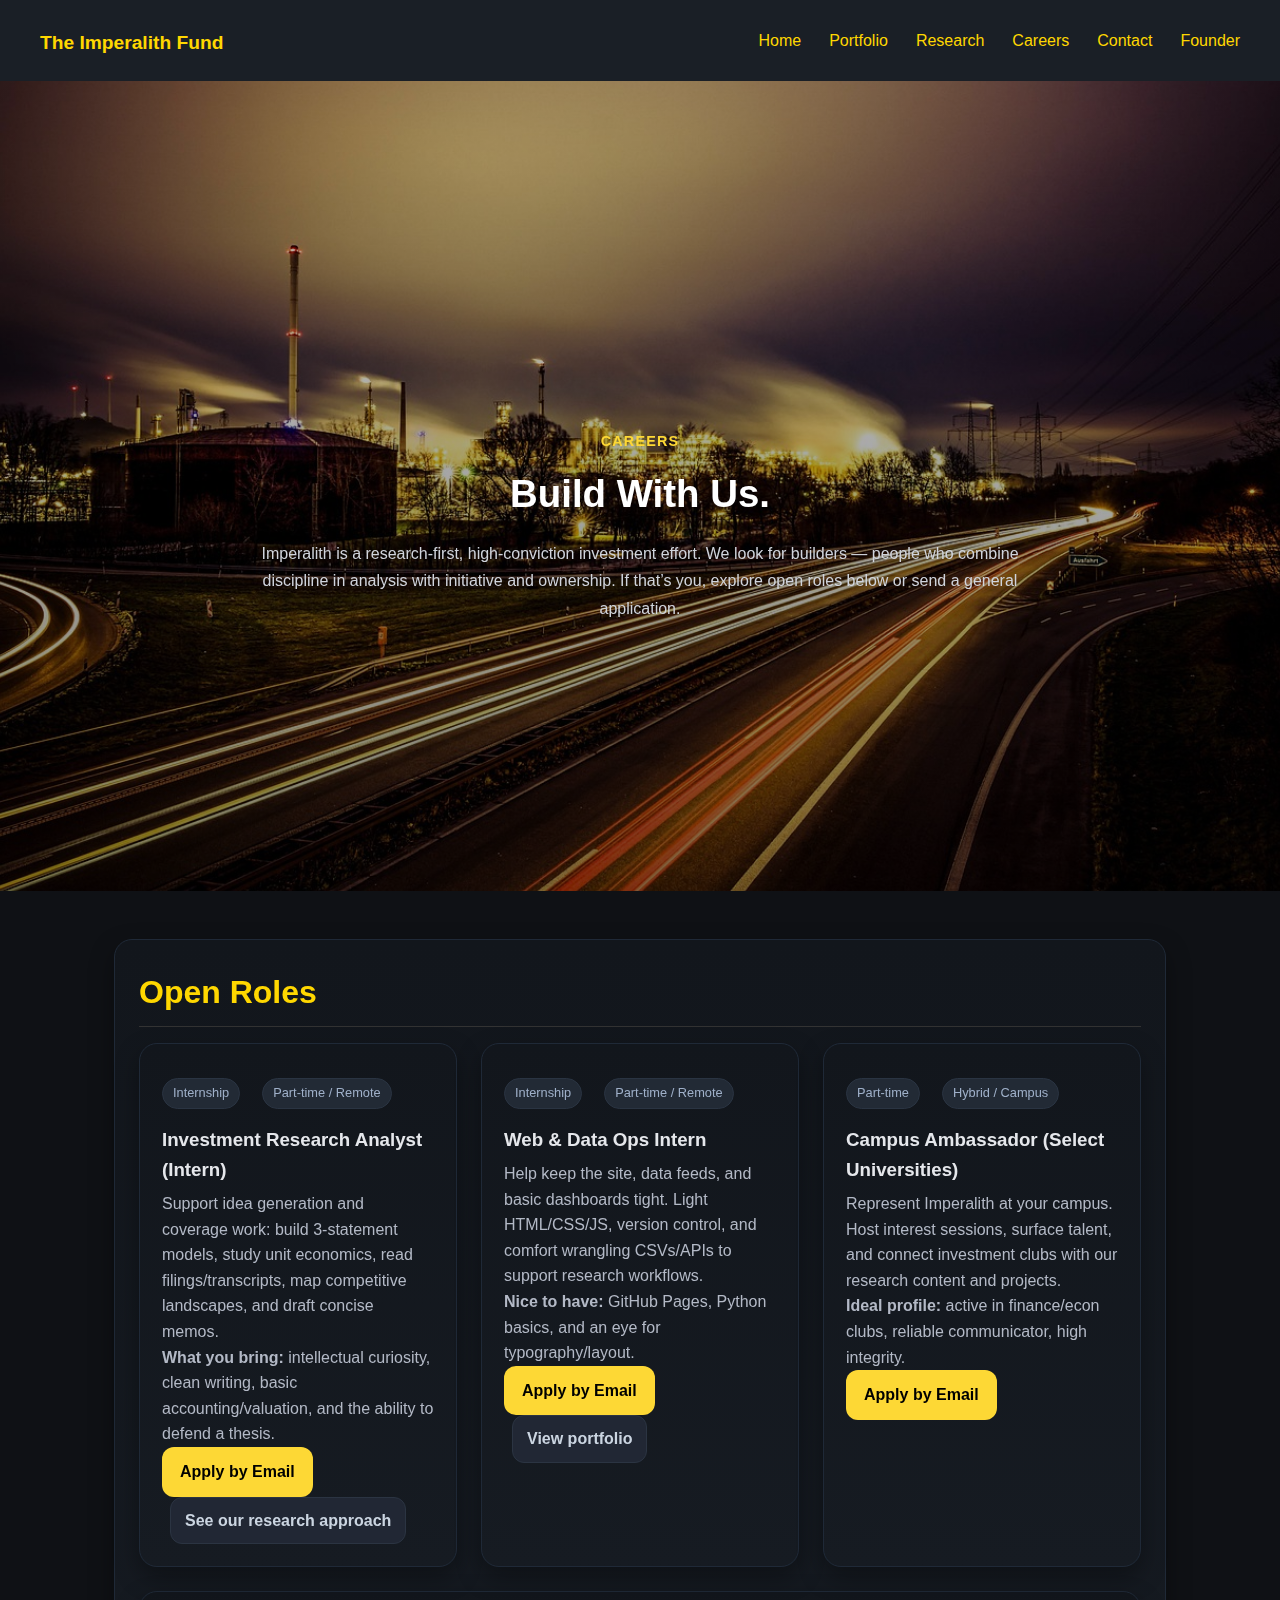
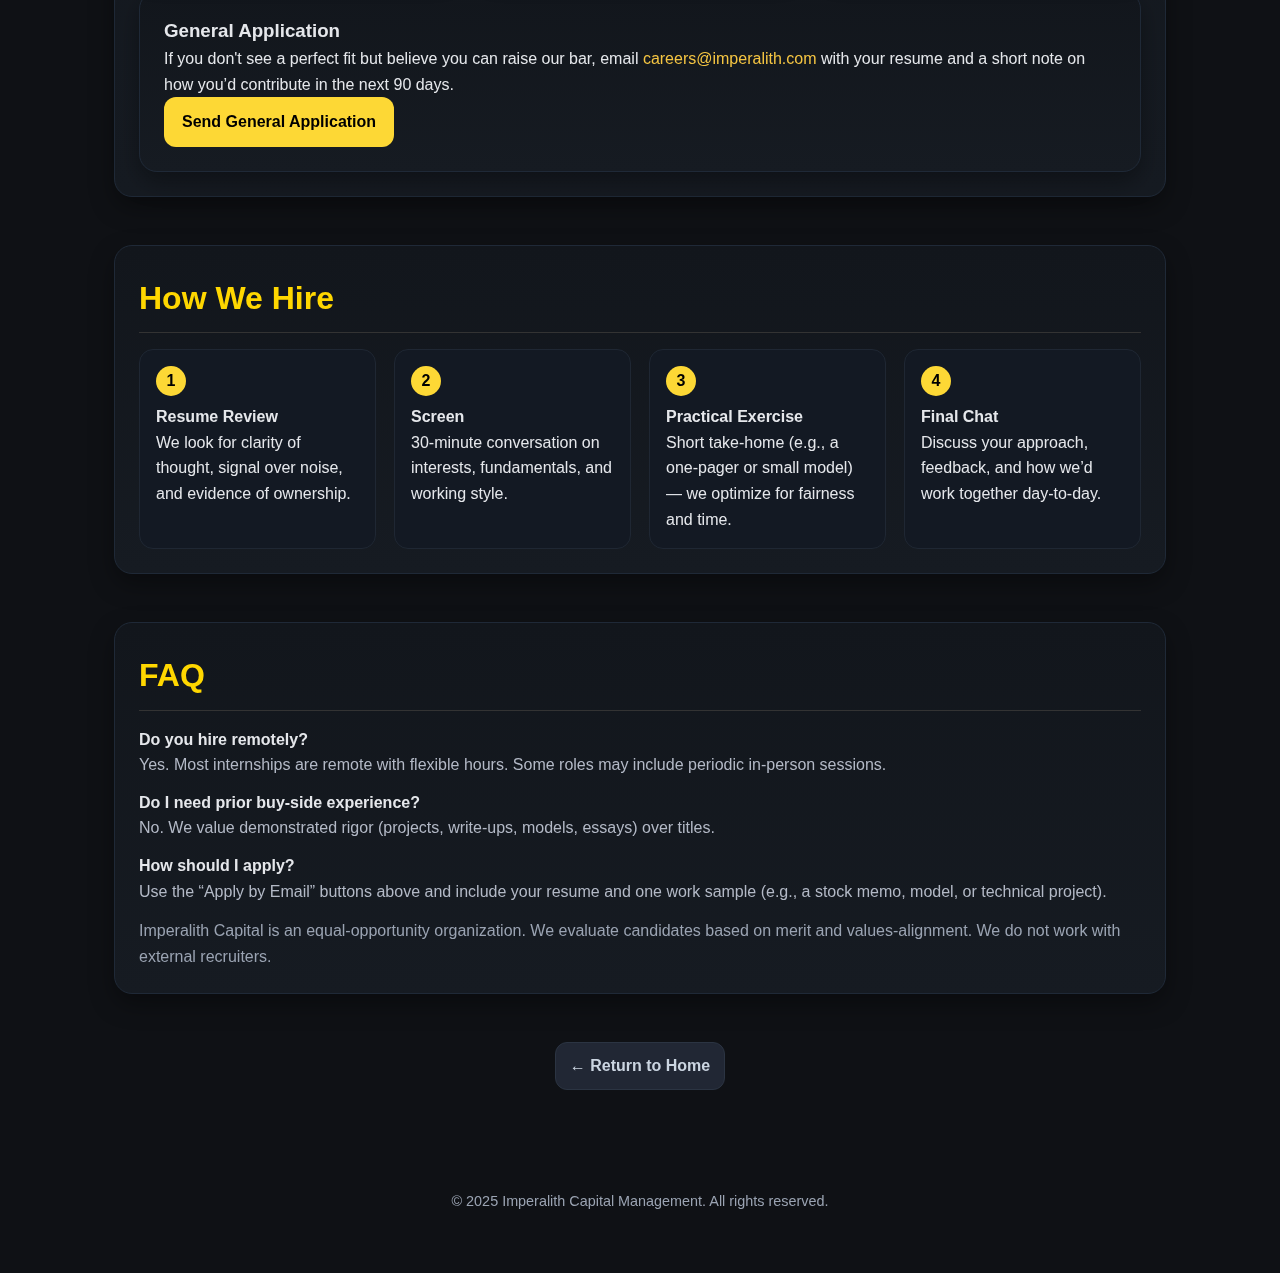
<file: careers.html>
<!DOCTYPE html>
<html lang="en">
<head>
  <meta charset="UTF-8" />
  <meta name="viewport" content="width=device-width, initial-scale=1.0" />
  <meta name="theme-color" content="#0d1117" />
  <title>Careers | Imperalith Capital</title>

  <!-- Force .github.io -> .com (path-preserving) -->
  <script>
    (function () {
      var host = location.hostname.toLowerCase();
      if (host.endsWith('github.io')) {
        var target = 'https://imperalith.com' +
          location.pathname.replace(/index\.html$/,'') +
          (location.search || '') +
          (location.hash || '');
        if (location.href !== target) {
          var m = document.createElement('meta');
          m.name = 'robots'; m.content = 'noindex';
          document.head.appendChild(m);
          location.replace(target);
        }
      }
    })();
  </script>
  <noscript>
    <meta http-equiv="refresh" content="0; url=https://imperalith.com/careers.html">
    <link rel="canonical" href="https://imperalith.com/careers.html">
  </noscript>

  <!-- Canonical / Sharing -->
  <link rel="canonical" href="https://imperalith.com/careers.html" />
  <meta name="description" content="Join Imperalith Capital — a research-driven investment outfit. See open roles in equity research, data & web, and campus programs." />
  <meta property="og:url" content="https://imperalith.com/careers.html" />
  <meta property="og:title" content="Careers at Imperalith Capital" />
  <meta property="og:description" content="Research-first. High-conviction. Join us to build a differentiated investment platform." />
  <meta property="og:type" content="website" />

  <link rel="stylesheet" href="style.css" />
  <link rel="icon" type="image/png" href="favicon.png" />

  <style>
    :root{
      --bg:#0f1115;
      --panel:#12161c;
      --panel-2:#161b22;
      --text:#e5e7eb;
      --muted:#b3b9c6;
      --gold:#FDD835; /* matches your site */
      --gold-dark:#c8ad1a;
      --accent:#1f2630;
      --shadow:0 10px 25px rgba(0,0,0,.35);
      --radius:18px;
    }
    html,body{margin:0;background:var(--bg);color:var(--text);font-family:Arial,system-ui,-apple-system,Segoe UI,Roboto,"Helvetica Neue","Noto Sans",sans-serif;}
    .navbar{position:fixed;top:0;left:0;width:100%;background:rgba(13,17,23,.95);backdrop-filter:saturate(120%) blur(2px);padding:20px 40px;z-index:999;display:flex;align-items:center;justify-content:space-between}
    .logo a{color:var(--gold);text-decoration:none;font-weight:700;font-size:1.2rem}
    .nav-links{display:flex;gap:28px;list-style:none;margin:0;padding:0}
    .nav-links a{color:#fff;text-decoration:none}
    .nav-links a:hover{border-bottom:2px solid var(--gold)}
    .hamburger{display:none;background:none;border:2px solid var(--gold);color:var(--gold);font-size:1.3rem;padding:5px 10px;border-radius:8px;cursor:pointer}

    .hero{
      padding-top:120px; /* offset navbar */
      padding-bottom:40px;
      background:linear-gradient(180deg,rgba(0,0,0,.2),rgba(0,0,0,.5)), url('careersback.png') center/cover no-repeat fixed;
      text-align:center;
    }

    @media (max-width: 900px) {
      .hero { background-attachment: scroll; } /* smoother on mobile */
    }
    .hero .wrap{max-width:1000px;margin:0 auto;padding:40px 24px}
    .eyebrow{color:var(--gold);letter-spacing:.08em;text-transform:uppercase;font-weight:700;font-size:.9rem}
    .hero h1{font-size:2.4rem;margin:.6rem 0 1rem;color:#fff}
    .hero p{max-width:800px;margin:0 auto;color:#d0d4dc;line-height:1.7}

    .content{max-width:1100px;margin:30px auto 80px;padding:0 24px}

    .card-grid{display:grid;grid-template-columns:repeat(3,minmax(0,1fr));gap:24px}
    @media (max-width:1024px){.card-grid{grid-template-columns:repeat(2,1fr)}}
    @media (max-width:700px){
      .nav-links{display:none;position:absolute;right:20px;top:70px;background:#1a1f26;padding:16px 20px;border-radius:12px;box-shadow:var(--shadow);flex-direction:column;gap:16px}
      .nav-links.open{display:flex}
      .hamburger{display:block}
      .card-grid{grid-template-columns:1fr}
      .hero h1{font-size:2rem}
    }

    .card{
      background:linear-gradient(180deg,var(--panel),var(--panel-2));
      border:1px solid #1f2937;
      border-radius:var(--radius);
      padding:22px;
      box-shadow:var(--shadow);
    }
    .card h3{margin:0 0 .4rem}
    .badge{display:inline-block;background:#222a35;color:#9fb0c9;border:1px solid #2a3442;padding:4px 10px;border-radius:999px;font-size:.8rem;margin-right:8px}
    .card p{color:var(--muted);line-height:1.6}
    .meta{display:flex;gap:14px;flex-wrap:wrap;margin:.75rem 0 1rem}
    .btn{
      display:inline-block;background:var(--gold);color:#000!important;text-decoration:none;
      font-weight:700;border-radius:12px;padding:12px 18px;transition:transform .02s ease, background .2s ease;
    }
    .btn:hover{background:var(--gold-dark)}
    .btn-secondary{
      display:inline-block;background:#212734;color:#cbd5e1!important;border:1px solid #2b3442;border-radius:12px;padding:10px 14px;text-decoration:none;font-weight:600
    }

    .panel{background:linear-gradient(180deg,var(--panel),var(--panel-2));border:1px solid #1f2937;border-radius:var(--radius);padding:24px;box-shadow:var(--shadow)}
    .panel h2{margin:.2rem 0 1rem}
    .steps{display:grid;grid-template-columns:repeat(4,1fr);gap:18px}
    .step{background:#131923;border:1px solid #1f2733;border-radius:14px;padding:16px}
    .step .num{width:30px;height:30px;border-radius:999px;background:var(--gold);color:#000;font-weight:800;display:flex;align-items:center;justify-content:center;margin-bottom:8px}

    .faq dt{font-weight:700;margin-top:12px}
    .faq dd{margin:0 0 10px;color:var(--muted)}

    .site-footer{margin:60px 0 40px;text-align:center;color:#9aa3b2}
  </style>

  <!-- Basic Organization + sample JobPosting for SEO -->
  <script type="application/ld+json">
  {
    "@context":"https://schema.org",
    "@type":"Organization",
    "name":"Imperalith Capital",
    "url":"https://imperalith.com",
    "logo":"https://imperalith.com/favicon.png",
    "sameAs":[]
  }
  </script>
</head>

<body>
  <header>
    <!-- ╔═══════════ NAVBAR ═══════════╗ -->
    <nav class="navbar">
      <div class="logo">
        <a href="/" onclick="location.href='/'" style="text-decoration: none; color: #FFD700;">
          The Imperalith Fund
        </a>
      </div>
      <button aria-label="Toggle menu" class="hamburger" id="hamburger">☰</button>
      <ul class="nav-links" id="navLinks">
        <li><a href="index.html">Home</a></li>
        <li><a href="portfolio.html">Portfolio</a></li>
        <li><a href="investment-research.html">Research</a></li>
        <li><a href="careers.html">Careers</a></li>
        <li><a href="contact.html">Contact</a></li>
        <li><a href="founder.html">Founder</a></li>
      </ul>
    </nav>
    <!-- ╚══════════════════════════════╝ -->
  </header>

  <!-- HERO -->
  <section class="hero">
    <div class="wrap">
      <div class="eyebrow">Careers</div>
      <h1>Build With Us.</h1>
      <p>
        Imperalith is a research-first, high-conviction investment effort.
        We look for builders — people who combine discipline in analysis with initiative and ownership.
        If that’s you, explore open roles below or send a general application.
      </p>
    </div>
  </section>

  <main class="content">
    <!-- OPEN ROLES -->
    <section class="panel" aria-labelledby="open-roles">
      <h2 id="open-roles">Open Roles</h2>
      <div class="card-grid">

        <!-- Research Analyst (Intern) -->
        <article class="card">
          <div class="meta">
            <span class="badge">Internship</span>
            <span class="badge">Part-time / Remote</span>
          </div>
          <h3>Investment Research Analyst (Intern)</h3>
          <p>
            Support idea generation and coverage work: build 3-statement models, study unit economics,
            read filings/transcripts, map competitive landscapes, and draft concise memos.
          </p>
          <p><strong>What you bring:</strong> intellectual curiosity, clean writing, basic accounting/valuation, and the ability to defend a thesis.</p>
          <a class="btn" href="mailto:careers@imperalith.com?subject=Application%3A%20Research%20Analyst%20(Intern)&body=Hi%20Imperalith%20team%2C%0A%0AI'm%20applying%20for%20the%20Investment%20Research%20Analyst%20(Intern)%20role.%20I've%20attached%20my%20resume%20and%20a%20brief%20stock%20write-up.%0A%0ABest%2C%0A">
            Apply by Email
          </a>
          <a class="btn-secondary" style="margin-left:8px" href="investment-research.html">See our research approach</a>
        </article>

        <!-- Web & Data Ops -->
        <article class="card">
          <div class="meta">
            <span class="badge">Internship</span>
            <span class="badge">Part-time / Remote</span>
          </div>
          <h3>Web &amp; Data Ops Intern</h3>
          <p>
            Help keep the site, data feeds, and basic dashboards tight. Light HTML/CSS/JS, version control,
            and comfort wrangling CSVs/APIs to support research workflows.
          </p>
          <p><strong>Nice to have:</strong> GitHub Pages, Python basics, and an eye for typography/layout.</p>
          <a class="btn" href="mailto:careers@imperalith.com?subject=Application%3A%20Web%20%26%20Data%20Ops%20Intern&body=Hi%20Imperalith%2C%0A%0AI'm%20applying%20for%20the%20Web%20%26%20Data%20Ops%20Intern%20role.%20Resume%20and%20portfolio%20links%20attached.%0A%0AThanks%2C%0A">
            Apply by Email
          </a>
          <a class="btn-secondary" style="margin-left:8px" href="portfolio.html">View portfolio</a>
        </article>

        <!-- Campus Ambassador -->
        <article class="card">
          <div class="meta">
            <span class="badge">Part-time</span>
            <span class="badge">Hybrid / Campus</span>
          </div>
          <h3>Campus Ambassador (Select Universities)</h3>
          <p>
            Represent Imperalith at your campus. Host interest sessions, surface talent, and connect
            investment clubs with our research content and projects.
          </p>
          <p><strong>Ideal profile:</strong> active in finance/econ clubs, reliable communicator, high integrity.</p>
          <a class="btn" href="mailto:careers@imperalith.com?subject=Application%3A%20Campus%20Ambassador&body=Hi%20Imperalith%2C%0A%0AI'd%20like%20to%20be%20considered%20for%20Campus%20Ambassador%20at%20%5BYour%20University%5D.%20Resume%20attached.%0A%0AThanks%2C%0A">
            Apply by Email
          </a>
        </article>

      </div>

      <!-- General Application -->
      <div class="panel" style="margin-top:24px">
        <h3>General Application</h3>
        <p>
          If you don't see a perfect fit but believe you can raise our bar, email
          <a href="mailto:careers@imperalith.com">careers@imperalith.com</a> with your resume and a short note on
          how you’d contribute in the next 90 days.
        </p>
        <a class="btn" href="mailto:careers@imperalith.com?subject=General%20Application&body=Hi%20Imperalith%2C%0A%0AI'm%20reaching%20out%20with%20a%20general%20application.%20I've%20attached%20my%20resume%20and%20a%2090-day%20proposal%20on%20how%20I%20can%20add%20value.%0A%0ABest%2C%0A">
          Send General Application
        </a>
      </div>
    </section>

    <!-- HOW WE HIRE -->
    <section class="panel" style="margin-top:28px" aria-labelledby="process">
      <h2 id="process">How We Hire</h2>
      <div class="steps">
        <div class="step">
          <div class="num">1</div>
          <strong>Resume Review</strong>
          <p class="muted">We look for clarity of thought, signal over noise, and evidence of ownership.</p>
        </div>
        <div class="step">
          <div class="num">2</div>
          <strong>Screen</strong>
          <p class="muted">30-minute conversation on interests, fundamentals, and working style.</p>
        </div>
        <div class="step">
          <div class="num">3</div>
          <strong>Practical Exercise</strong>
          <p class="muted">Short take-home (e.g., a one-pager or small model) — we optimize for fairness and time.</p>
        </div>
        <div class="step">
          <div class="num">4</div>
          <strong>Final Chat</strong>
          <p class="muted">Discuss your approach, feedback, and how we’d work together day-to-day.</p>
        </div>
      </div>
    </section>

    <!-- FAQ -->
    <section class="panel" style="margin-top:28px">
      <h2>FAQ</h2>
      <dl class="faq">
        <dt>Do you hire remotely?</dt>
        <dd>Yes. Most internships are remote with flexible hours. Some roles may include periodic in-person sessions.</dd>

        <dt>Do I need prior buy-side experience?</dt>
        <dd>No. We value demonstrated rigor (projects, write-ups, models, essays) over titles.</dd>

        <dt>How should I apply?</dt>
        <dd>Use the “Apply by Email” buttons above and include your resume and one work sample (e.g., a stock memo, model, or technical project).</dd>
      </dl>
      <p style="margin-top:14px;color:#9aa3b2">
        Imperalith Capital is an equal-opportunity organization. We evaluate candidates based on merit and values-alignment.
        We do not work with external recruiters.
      </p>
    </section>

    <div style="text-align:center;margin-top:22px">
      <a class="btn-secondary" href="index.html">← Return to Home</a>
    </div>
  </main>

  <footer class="site-footer">
    <p>&copy; 2025 Imperalith Capital Management. All rights reserved.</p>
  </footer>

  <!-- Mobile menu script -->
  <script>
    const hamburger = document.getElementById("hamburger");
    const navLinks = document.getElementById("navLinks");
    hamburger.addEventListener("click", () => navLinks.classList.toggle("open"));
  </script>
</body>
</html>
</file>
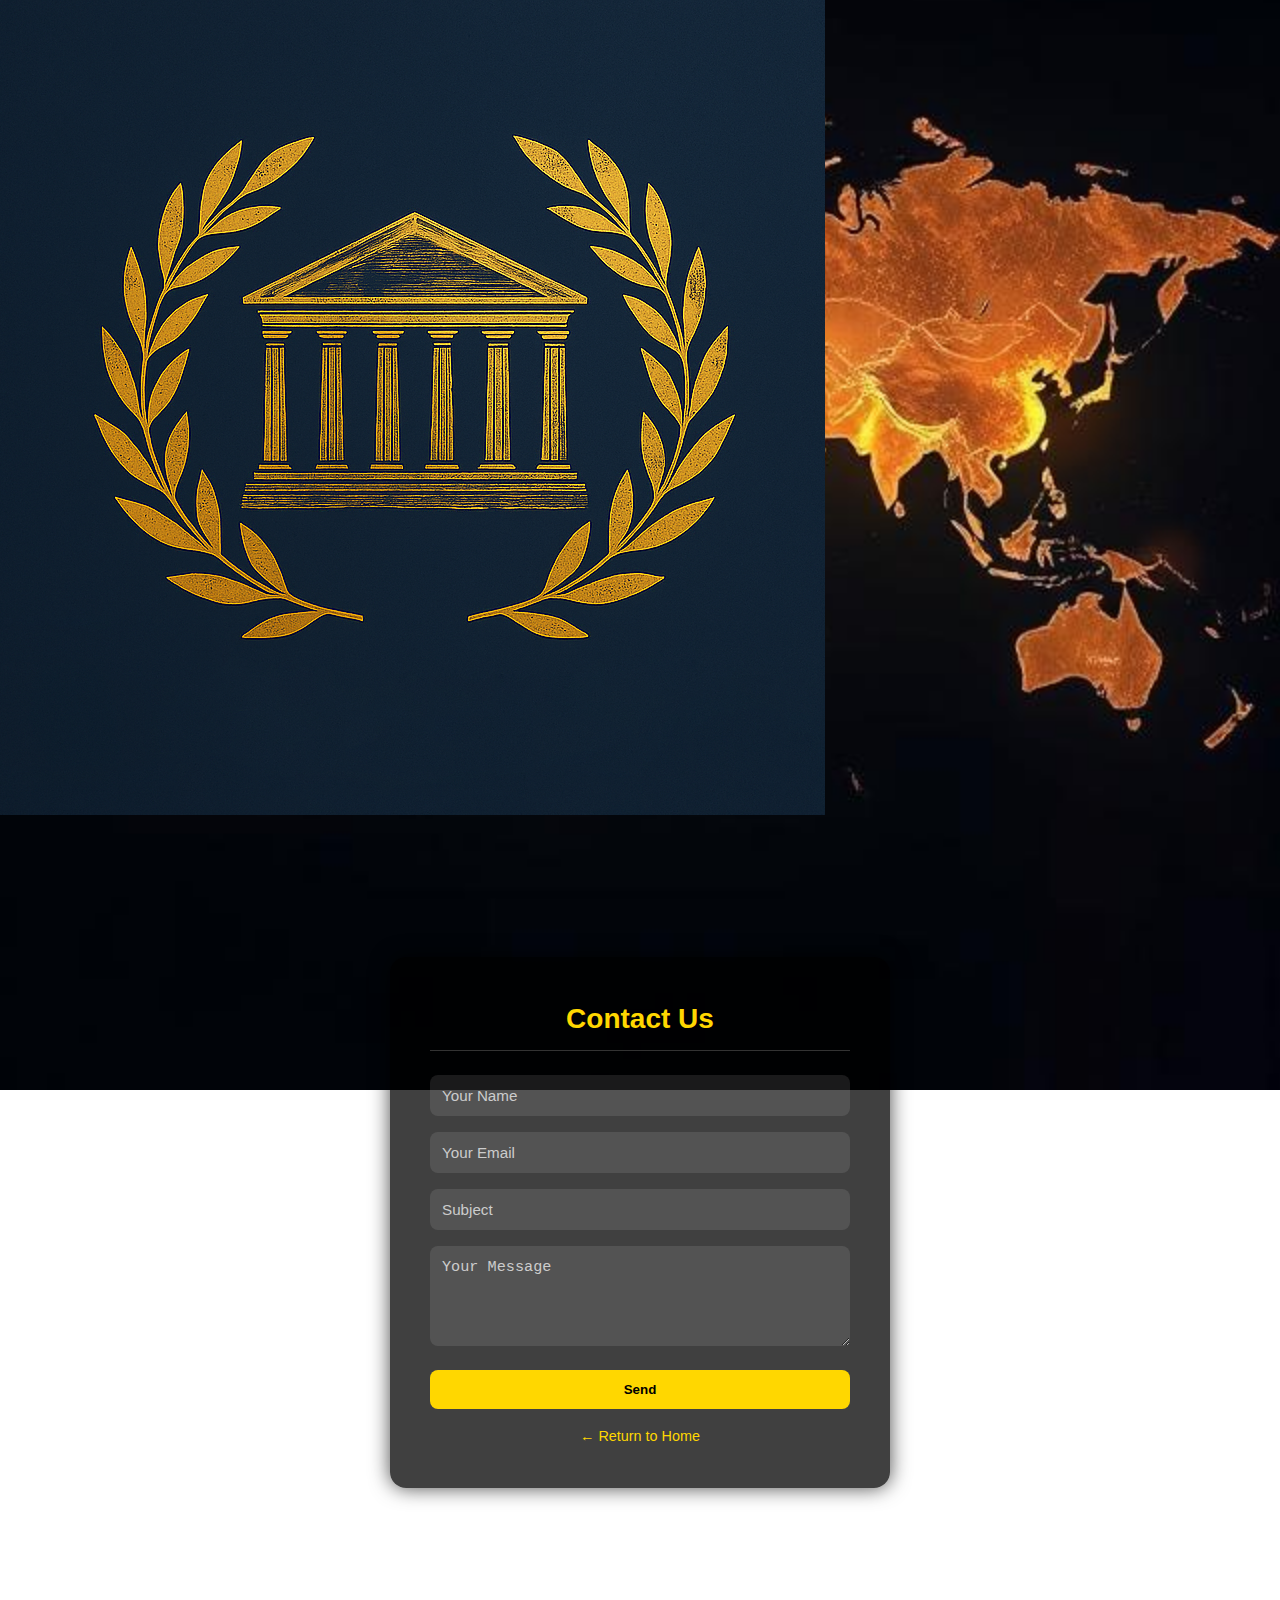
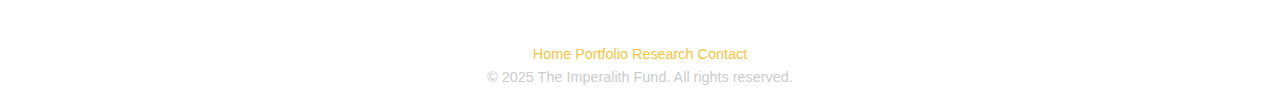
<file: contact.html>
<!DOCTYPE html>
<html lang="en">
<head>
  <meta charset="UTF-8" />
  <meta name="viewport" content="width=device-width, initial-scale=1.0" />
  <title>Contact Us</title>
  <link rel="stylesheet" href="style.css" />
</head>
<body class="contact-page">

  <div class="top-nav">
    <a href="index.html">
      <img src="favicon.png" alt="Imperalith Logo" class="nav-logo" />
    </a>
  </div>

  <div class="contact-container">
    <div class="contact-box">
      <h2>Contact Us</h2>
      <form>
        <input type="text" placeholder="Your Name" required />
        <input type="email" placeholder="Your Email" required />
        <input type="text" placeholder="Subject" required />
        <textarea placeholder="Your Message" required></textarea>
        <button type="submit">Send</button>
      </form>
      <a href="index.html">← Return to Home</a>
    </div>
  </div>

  <footer class="site-footer">
    <div class="footer-links">
      <a href="index.html">Home</a>
      <a href="#">Portfolio</a>
      <a href="#">Research</a>
      <a href="#">Contact</a>
    </div>
    <p>&copy; 2025 The Imperalith Fund. All rights reserved.</p>
  </footer>

</body>
</html>
</file>
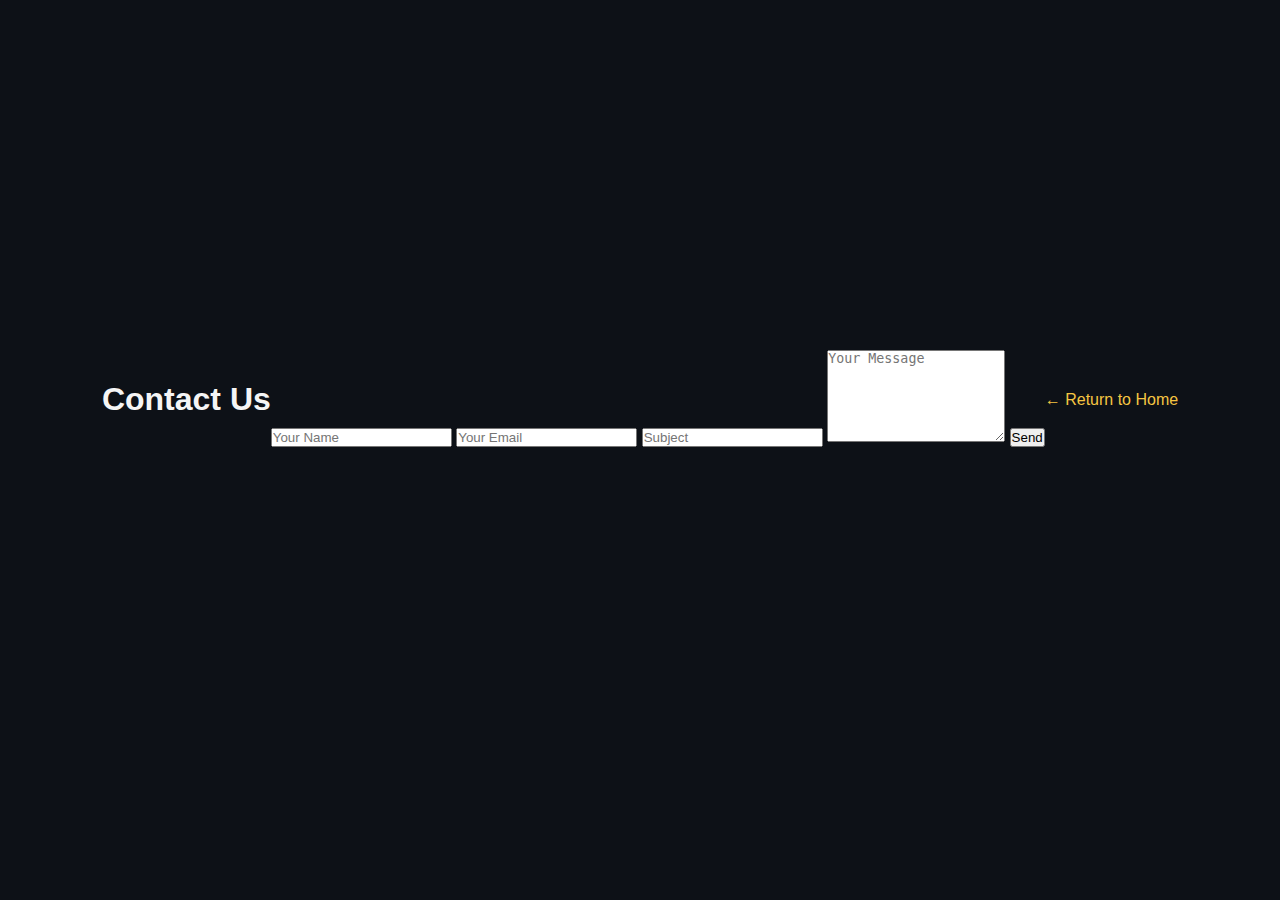
<file: contact[1].html>
<!DOCTYPE html>
<html lang="en">
<head>
  <meta charset="UTF-8" />
  <meta name="viewport" content="width=device-width, initial-scale=1.0"/>
  <title>Contact | Imperalith Capital</title>
  <link rel="stylesheet" href="style.css" />
</head>
<body>
  <div class="contact-container">
    <h1>Contact Us</h1>
    <form class="contact-form" action="mailto:zhuangjosh05@gmail.com" method="POST" enctype="text/plain">
      <input type="text" name="name" placeholder="Your Name" required>
      <input type="email" name="email" placeholder="Your Email" required>
      <input type="text" name="subject" placeholder="Subject" required>
      <textarea name="message" rows="6" placeholder="Your Message" required></textarea>
      <button type="submit">Send</button>
    </form>
    <a class="home-link" href="index.html">← Return to Home</a>
  </div>
</body>
</html>
</file>
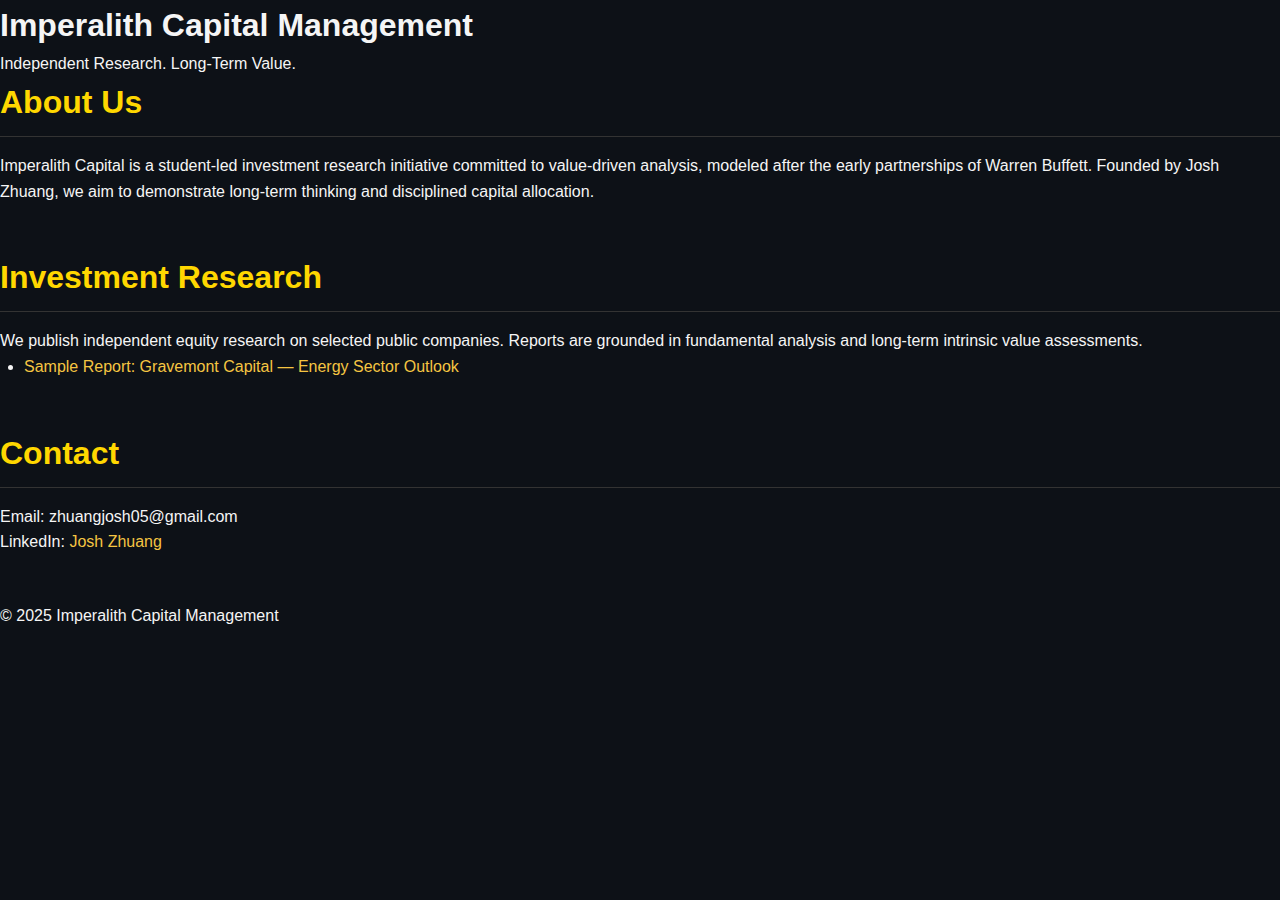
<file: index[1].html>
<!DOCTYPE html>
<html lang="en">
<head>
    <meta charset="UTF-8">
    <meta name="viewport" content="width=device-width, initial-scale=1.0">
    <title>Imperalith Capital Management</title>
    <link rel="stylesheet" href="style.css">
</head>
<body>
    <header>
        <h1>Imperalith Capital Management</h1>
        <p>Independent Research. Long-Term Value.</p>
    </header>
    <section id="about">
        <h2>About Us</h2>
        <p>Imperalith Capital is a student-led investment research initiative committed to value-driven analysis, modeled after the early partnerships of Warren Buffett. Founded by Josh Zhuang, we aim to demonstrate long-term thinking and disciplined capital allocation.</p>
    </section>
    <section id="research">
        <h2>Investment Research</h2>
        <p>We publish independent equity research on selected public companies. Reports are grounded in fundamental analysis and long-term intrinsic value assessments.</p>
        <ul>
            <li><a href="#">Sample Report: Gravemont Capital — Energy Sector Outlook</a></li>
        </ul>
    </section>
    <section id="contact">
        <h2>Contact</h2>
        <p>Email: zhuangjosh05@gmail.com</p>
        <p>LinkedIn: <a href="https://www.linkedin.com/in/joshzhuang" target="_blank">Josh Zhuang</a></p>
    </section>
    <footer>
        <p>© 2025 Imperalith Capital Management</p>
    </footer>
</body>
</html>
</file>
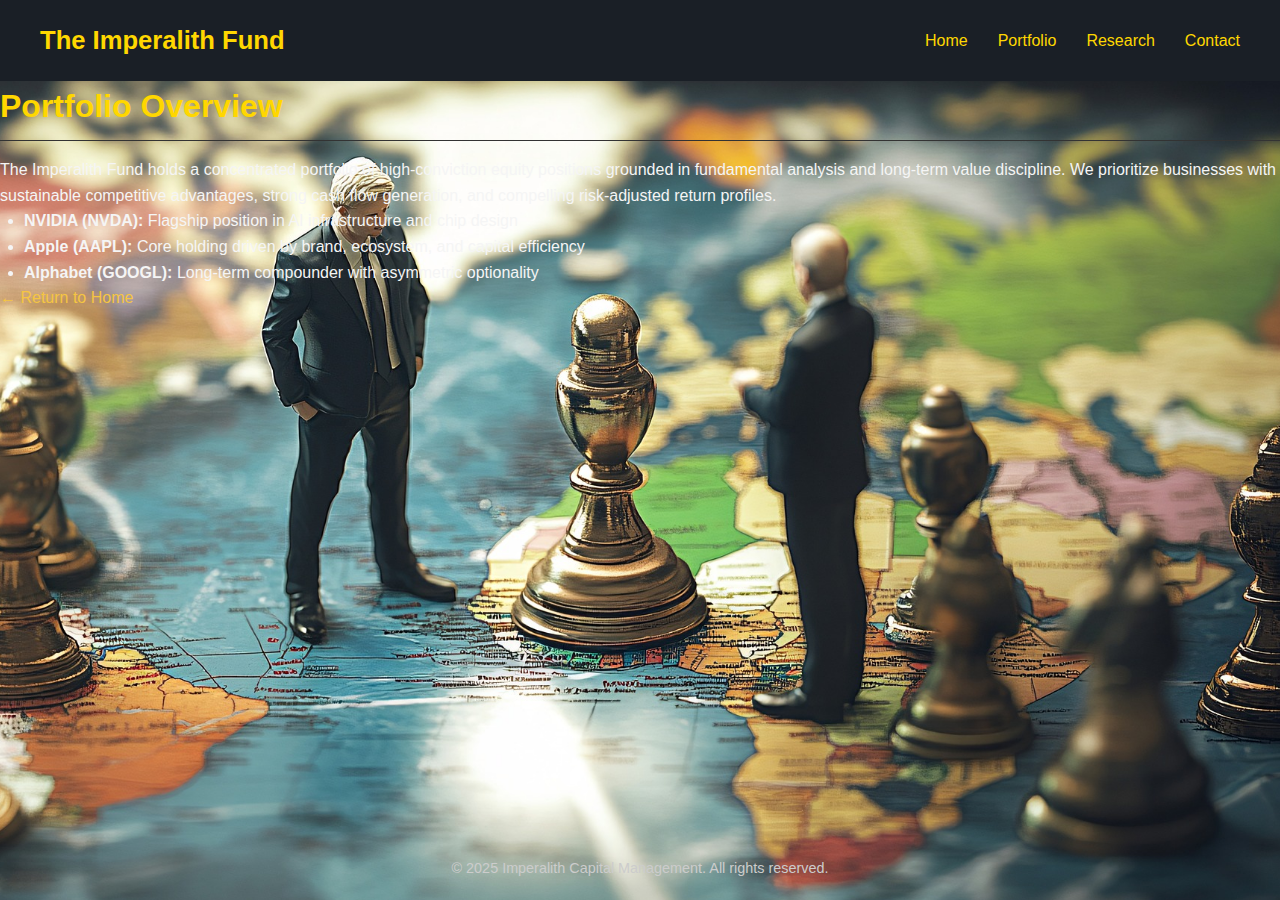
<file: portfolio.html>
<!DOCTYPE html>
<html lang="en">
<head>
  <meta charset="UTF-8" />
  <meta name="viewport" content="width=device-width, initial-scale=1.0"/>
  <title>Portfolio | Imperalith Capital</title>
  <link rel="stylesheet" href="style.css" />
  <link rel="icon" href="favicon.png" />
</head>
<body class="portfolio-page">

  <!-- NAVBAR -->
  <header>
    <nav class="navbar">
      <div class="logo">The Imperalith Fund</div>
      <ul class="nav-links">
        <li><a href="index.html">Home</a></li>
        <li><a href="portfolio.html">Portfolio</a></li>
        <li><a href="investment-research.html">Research</a></li>
        <li><a href="contact.html">Contact</a></li>
      </ul>
    </nav>
  </header>

  <!-- PORTFOLIO SECTION -->
  <div class="main-content">
    <div class="overlay-box">
      <h2>Portfolio Overview</h2>
      <p>
        The Imperalith Fund holds a concentrated portfolio of high-conviction equity positions
        grounded in fundamental analysis and long-term value discipline. We prioritize businesses
        with sustainable competitive advantages, strong cash flow generation, and compelling
        risk-adjusted return profiles.
      </p>
      <ul>
        <li><strong>NVIDIA (NVDA):</strong> Flagship position in AI infrastructure and chip design</li>
        <li><strong>Apple (AAPL):</strong> Core holding driven by brand, ecosystem, and capital efficiency</li>
        <li><strong>Alphabet (GOOGL):</strong> Long-term compounder with asymmetric optionality</li>
      </ul>
      <a href="index.html">← Return to Home</a>
    </div>
  </div>

  <!-- FOOTER -->
  <footer class="site-footer">
    <p>&copy; 2025 Imperalith Capital Management. All rights reserved.</p>
  </footer>

</body>
</html>
</file>
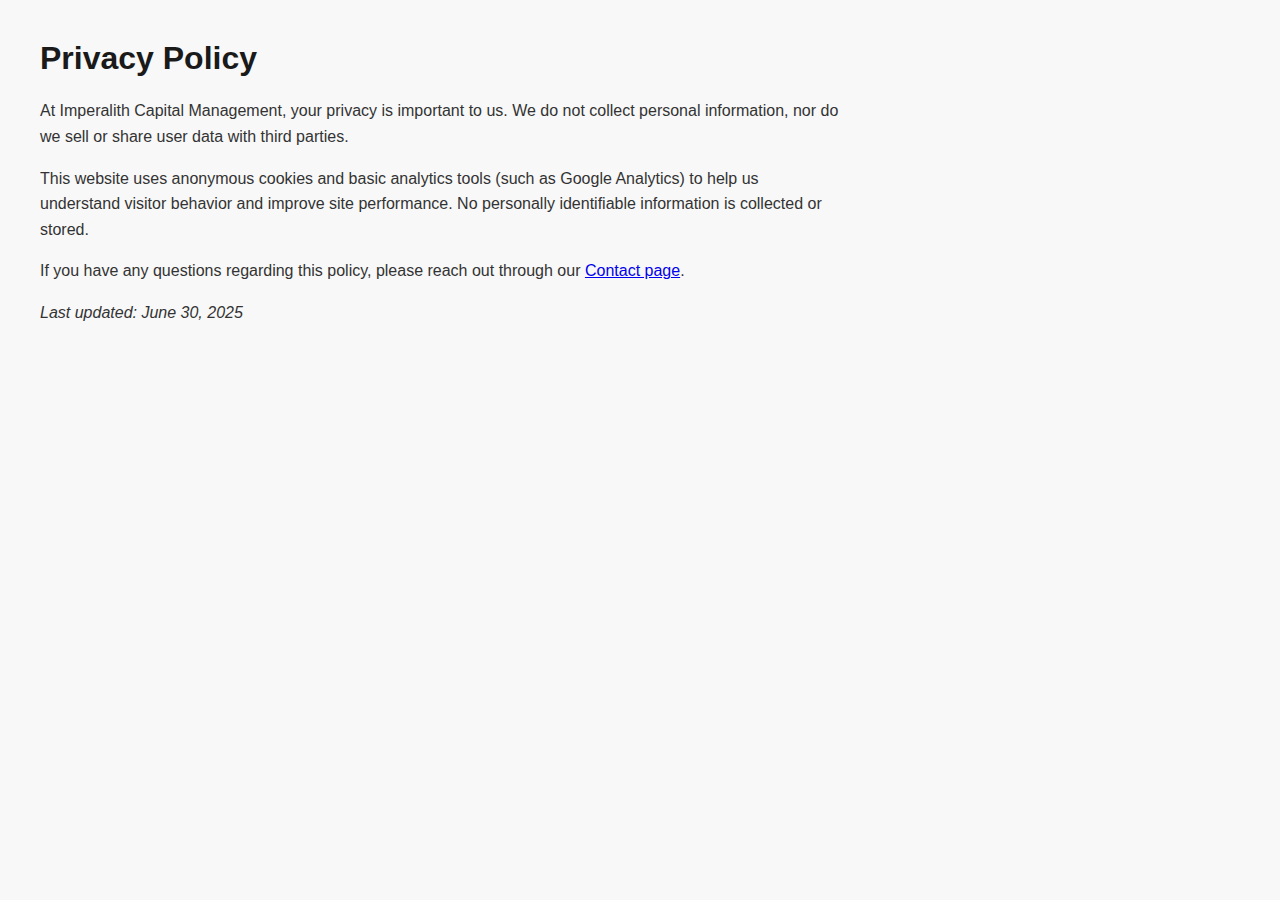
<file: privacy.html>
<!DOCTYPE html>
<html lang="en">
<head>
  <meta charset="UTF-8">
  <title>Privacy Policy | Imperalith Capital Management</title>
  <meta name="viewport" content="width=device-width, initial-scale=1.0">
  <style>
    body {
      font-family: Arial, sans-serif;
      margin: 40px;
      background-color: #f8f8f8;
      color: #333;
    }
    h1 {
      color: #1a1a1a;
    }
    p {
      max-width: 800px;
      line-height: 1.6;
    }
  </style>
</head>
<body>
  <h1>Privacy Policy</h1>
  <p>At Imperalith Capital Management, your privacy is important to us. We do not collect personal information, nor do we sell or share user data with third parties.</p>
  <p>This website uses anonymous cookies and basic analytics tools (such as Google Analytics) to help us understand visitor behavior and improve site performance. No personally identifiable information is collected or stored.</p>
  <p>If you have any questions regarding this policy, please reach out through our <a href="contact.html">Contact page</a>.</p>
  <p><em>Last updated: June 30, 2025</em></p>
</body>
</html>
</file>
<file: style.css>
/* ───────── RESET ───────── */
* {
  margin: 0;
  padding: 0;
  box-sizing: border-box;
}

/* ───────── BASE ───────── */
body {
  font-family: 'Inter', sans-serif;
  background: #0d1117;
  color: #f5f5f5;
  line-height: 1.6;
}

a {
  color: #f5c542;
  text-decoration: none;
}
a:hover {
  text-decoration: underline;
}

/* ───────── NAVBAR ───────── */
nav.navbar {
  background: #1a1f26;
  padding: 20px 40px;
  display: flex;
  justify-content: space-between;
  align-items: center;
  position: sticky;
  top: 0;
  z-index: 1000;
}
.logo {
  font-size: 1.6rem;
  font-weight: 700;
  color: #FFD700;
}
.nav-links {
  list-style: none;
  display: flex;
  gap: 30px;
}
.nav-links li a {
  color: #FFD700;
  font-weight: 500;
  transition: 0.3s;
}
.nav-links li a:hover {
  color: #FFA500;
}

/* ───────── FOOTER ───────── */
.site-footer {
  color: #ccc;
  text-align: center;
  padding: 20px;
  font-size: 0.9rem;
  margin-top: auto;
  background: transparent;
}

/* ───────── HERO ───────── */
.hero {
  position: relative;
  height: 90vh;
  display: flex;
  justify-content: center;
  align-items: center;
  overflow: hidden;
}
.hero video {
  position: absolute;
  top: 0;
  left: 0;
  width: 100%;
  height: 100%;
  object-fit: cover;
  z-index: 0;
}
.hero-overlay {
  position: relative;
  z-index: 1;
  background: rgba(0, 0, 0, 0.45);
  padding: 40px;
  border-radius: 12px;
  max-width: 700px;
  margin: auto;
  text-align: center;
}
.hero-overlay h1 {
  font-size: 3rem;
  color: #FFD700;
  margin-bottom: 1rem;
}
.hero-overlay p {
  font-size: 1.1rem;
  margin-bottom: 1.5rem;
}
.cta-button:hover {
  background: #e5be00;
}

/* ───────── MAIN ───────── */
main {
  max-width: 1000px;
  margin: auto;
  padding: 60px 40px;
  flex: 1;
}
section {
  margin-bottom: 3rem;
}
h2 {
  font-size: 2rem;
  color: #FFD700;
  margin-bottom: 1rem;
  border-bottom: 1px solid #333;
  padding-bottom: 0.5rem;
}
ul {
  padding-left: 1.5rem;
  list-style: disc;
}

/* ───────── ABOUT GRID ───────── */
.about {
  display: flex;
  gap: 40px;
  align-items: flex-start;
  flex-wrap: wrap;
}
.about-text {
  flex: 1 1 300px;
}
.about-photos {
  display: flex;
  flex-direction: column;
  gap: 30px;
  flex: 0 0 380px;
}
.about-img {
  border: 1px solid #333;
  border-radius: 10px;
  overflow: hidden;
  background: #0b0b0c;
  text-align: center;
  font-size: 0.85rem;
  color: #ccc;
}
.about-img img {
  width: 100%;
  display: block;
}

/* ───────── CONTACT PAGE ───────── */
.contact-page {
  background: url('contact-bg.jpg') center center / cover no-repeat fixed;
  min-height: 100vh;
  display: flex;
  flex-direction: column;
  font-family: 'Inter', sans-serif;
}
.contact-container {
  flex-grow: 1;
  display: flex;
  justify-content: center;
  align-items: center;
  padding: 60px 20px;
  min-height: calc(100vh - 100px); /* Ensure full height minus navbar */
}
.contact-box {
  background: rgba(0, 0, 0, 0.75);
  padding: 40px;
  border-radius: 16px;
  max-width: 500px;
  width: 100%;
  box-shadow: 0 0 20px rgba(0, 0, 0, 0.7);
  color: white;
  text-align: center;
  margin: 0 auto; /* horizontal centering fallback */
}
.contact-box h2 {
  margin-bottom: 24px;
  font-size: 28px;
}
.contact-box input,
.contact-box textarea {
  background: rgba(255, 255, 255, 0.1);
  border: none;
  padding: 12px;
  margin-bottom: 16px;
  border-radius: 8px;
  color: #fff;
  font-size: 0.95rem;
  width: 100%;
}
.contact-box textarea {
  resize: vertical;
  min-height: 100px;
}
.contact-box button {
  padding: 12px;
  border: none;
  background-color: #FFD700;
  color: #000;
  font-weight: bold;
  border-radius: 8px;
  cursor: pointer;
  width: 100%;
}
.contact-box button:hover {
  background-color: #e6c200;
}
.contact-box a {
  display: block;
  margin-top: 16px;
  text-align: center;
  color: #FFD700;
  font-size: 0.9rem;
}
.contact-box input::placeholder,
.contact-box textarea::placeholder {
  color: #cccccc;
}

/* ───────── RESPONSIVE ───────── */
@media (max-width: 768px) {
  .hamburger {
    display: block;
    font-size: 28px;
    background: transparent;
    border: 2px solid #FFD700;
    color: #FFD700;
    padding: 6px 10px;
    border-radius: 6px;
    cursor: pointer;
    z-index: 9999;
  }

  .nav-links {
    display: none;
    flex-direction: column;
    gap: 20px;
    position: absolute;
    top: 75px;
    right: 20px;
    background: #1a1f26;
    padding: 20px;
    border-radius: 10px;
    box-shadow: 0 8px 16px rgba(0, 0, 0, 0.3);
    z-index: 1000;
  }

  .nav-links.open {
    display: flex;
  }

  .hero-overlay {
    padding: 24px;
  }

  .hero-overlay h1 {
    font-size: 2rem;
  }

  .about-photos {
    flex: 1 1 100%;
    flex-direction: row;
    justify-content: center;
    flex-wrap: wrap;
  }

  .about-img {
    max-width: 45%;
  }
}

@media (min-width: 769px) {
  .hamburger {
    display: none !important;
  }
}

/* ───────── FUND SECTION VIDEO ───────── */
.fund-section {
  position: relative;
  width: 100%;
  height: 500px;
  overflow: hidden;
  display: flex;
  justify-content: center;
  align-items: center;
  margin-bottom: 60px;
}

.fund-video {
  position: absolute;
  top: 0;
  left: 0;
  width: 100%;
  height: 100%;
  object-fit: cover;
  z-index: 0;
}

.fund-overlay {
  position: relative;
  z-index: 1;
  max-width: 800px;
  background: rgba(0, 0, 0, 0.45);
  padding: 35px 50px;
  border-radius: 14px;
  text-align: center;
  color: white;
}

.fund-overlay h2 {
  font-size: 2.2rem;
  color: #FFD700;
  margin-bottom: 1rem;
}

.fund-overlay p {
  font-size: 1.1rem;
  line-height: 1.6;
}

/* ───────── PORTFOLIO PAGE FIXES ───────── */
body.portfolio-page {
  background: url('portfoliobackground.jpg') no-repeat center 50px fixed;
  background-size: cover;
  background-color: #000;
  margin: 0;
  overflow-y: auto;
  display: flex;
  flex-direction: column;
  min-height: 100vh;
}

.portfolio-page .overlay {
  background-color: rgba(0, 0, 0, 0.7);
  padding-top: 140px;
  min-height: 100vh;
  display: flex;
  flex-direction: column;
  align-items: center;
}

.portfolio-content {
  background-color: rgba(0, 0, 0, 0.6);
  color: white;
  width: 100%;
  max-width: 850px;
  margin: 40px auto 0 auto; /* <-- lowered from 120px to 40px */
  padding: 30px 40px;
  border-radius: 20px;
  text-align: left;
  box-shadow: 0 0 10px rgba(0, 0, 0, 0.5);
  display: block;
  position: relative;
}

.portfolio-content h2 {
  text-align: center;
}

.founder-section {
  max-width: 800px;
  margin: 100px auto;
  padding: 40px;
  background: rgba(0, 0, 0, 0.75);
  border-radius: 20px;
  color: white;
  text-align: center;
}

.founder-photo {
  width: 200px;
  border-radius: 12px;
  display: block;
  margin: 20px auto;
  box-shadow: 0 0 15px rgba(0, 0, 0, 0.6);
}

.homepage-intro {
  background: #0d1117;
  color: #fff;
  padding: 60px 20px;
  text-align: center;
}

.homepage-intro .cta-button {
  display: inline-block;
  margin-top: 20px;
  padding: 12px 25px;
  background-color: #fdd835;
  color: #0d1117;
  text-decoration: none;
  border-radius: 5px;
  font-weight: bold;
}
</file>
